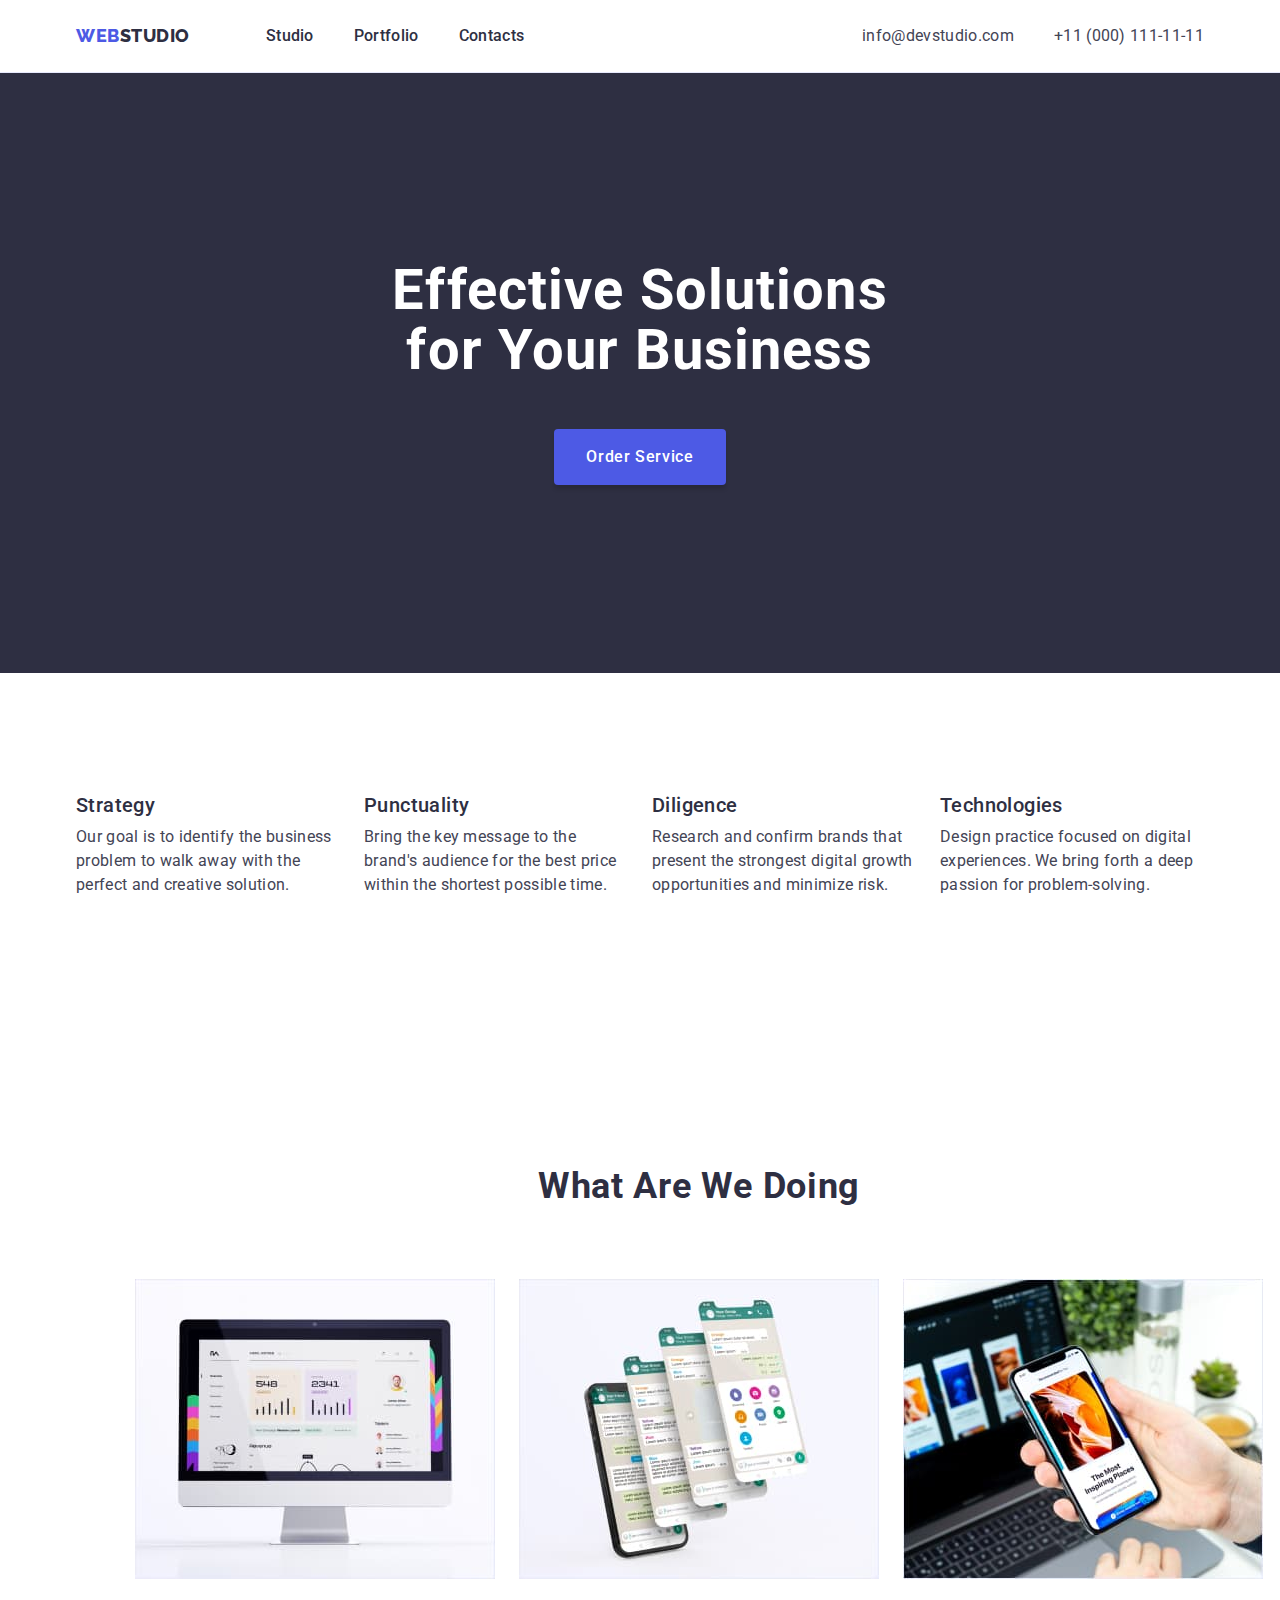
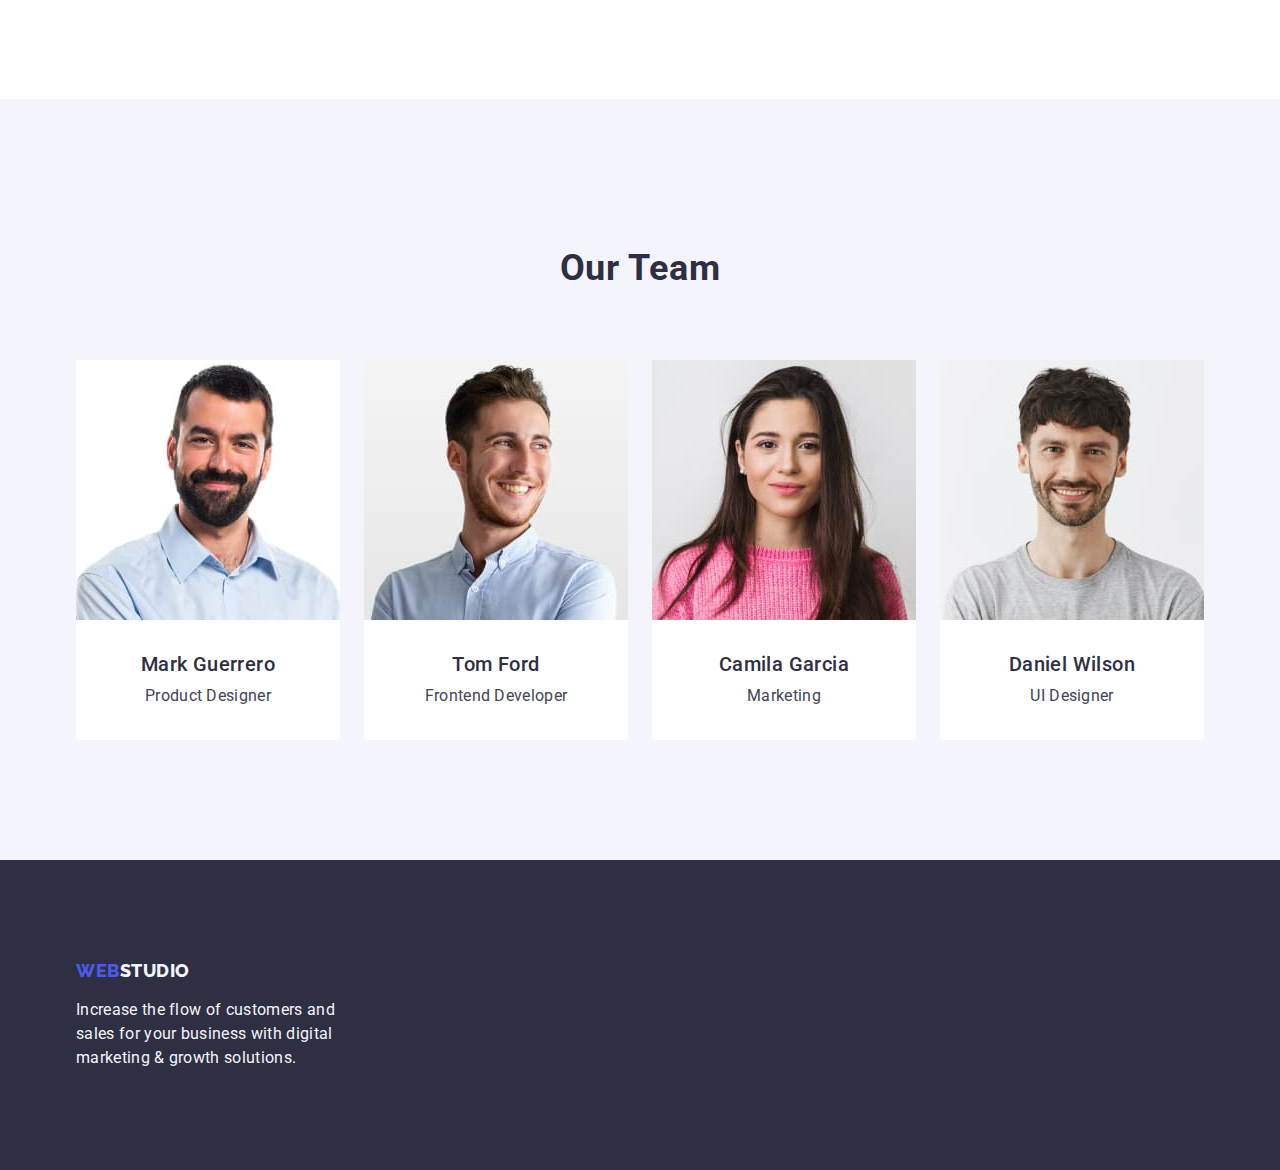
<file: index.html>
<!DOCTYPE html>
<html lang="en">
  <head>
    <link
      rel="stylesheet"
      href="https://cdnjs.cloudflare.com/ajax/libs/modern-normalize/2.0.0/modern-normalize.min.css"
    />
    <meta charset="UTF-8" />
    <meta name="viewport" content="width=device-width, initial-scale=1.0" />
    <title>Document</title>
    <link href="./css/styles.css" rel="stylesheet" />

    <link rel="preconnect" href="https://fonts.googleapis.com" />
    <link rel="preconnect" href="https://fonts.gstatic.com" crossorigin />
    <link
      href="https://fonts.googleapis.com/css2?family=Raleway:wght@800&family=Roboto:wght@400;500;700;900&display=swap"
      rel="stylesheet"
    />
  </head>

  <body>
    <header class="header">
      <div class="container header-flex">
        <nav class="navigation">
          <a href="./index.html" class="logo-link link"
            >Web<span class="logo-studio">Studio</span></a
          >
          <ul class="list-navigation">
            <li>
              <a href="./index.html" class="link link-menu">Studio</a>
            </li>
            <li>
              <a href="./portfolio.html" class="link link-menu">Portfolio</a>
            </li>
            <li><a href="" class="link link-menu">Contacts</a></li>
          </ul>
        </nav>
        <address class="address header-flex">
          <ul class="list list-address">
            <li>
              <a href="mailto:info@devstudio.com" class="link-contacts link"
                >info@devstudio.com</a
              >
            </li>
            <li>
              <a href="tel:+110001111111" class="link-contacts link"
                >+11 (000) 111-11-11</a
              >
            </li>
          </ul>
        </address>
      </div>
    </header>
    <main>
      <section class="section-heading">
        <div class="container">
          <h1 class="heading heading-flex">
            Effective Solutions for Your Business
          </h1>
          <button type="button" class="filter-button-main">
            Order Service
          </button>
        </div>
      </section>

      <section class="section-feature">
        <div class="container">
          <h2 class="visually-hidden">.</h2>
          <ul class="list list-feature">
            <li class="list-feature-calc">
              <h3 class="heading-third heading-third-feature">Strategy</h3>
              <p class="paragraph">
                Our goal is to identify the business problem to walk away with
                the perfect and creative solution.
              </p>
            </li>
            <li class="list-feature-calc">
              <h3 class="heading-third heading-third-feature">Punctuality</h3>
              <p class="paragraph">
                Bring the key message to the brand's audience for the best price
                within the shortest possible time.
              </p>
            </li>
            <li class="list-feature-calc">
              <h3 class="heading-third heading-third-feature">Diligence</h3>
              <p class="paragraph">
                Research and confirm brands that present the strongest digital
                growth opportunities and minimize risk.
              </p>
            </li>
            <li class="list-feature-calc">
              <h3 class="heading-third heading-third-feature">Technologies</h3>
              <p class="paragraph">
                Design practice focused on digital experiences. We bring forth a
                deep passion for problem-solving.
              </p>
            </li>
          </ul>
        </div>
      </section>
      <section class="section">
        <div class="container">
          <h2 class="heading-second">What are we doing</h2>
          <ul class="list heading-second-lists">
            <li class="heading-second-li">
              <img
                class="img"
                src="./images/img1.jpg"
                alt="computer monitor showing website"
                width="360"
                height="300"
              />
            </li>
            <li class="heading-second-li">
              <img
                class="img"
                src="./images/img2.jpg"
                alt="a mobile with the application displayed and 3 additional screens floating above it"
                width="360"
                height="300"
              />
            </li>
            <li class="heading-second-li">
              <img
                class="img"
                src="./images/img3.jpg"
                alt="in the foreground you can see a hand holding a mobile with an open website, in the background you can see a laptop with the same website"
                width="360"
                height="300"
              />
            </li>
          </ul>
        </div>
      </section>
      <section class="section-team">
        <div class="container">
          <h2 class="heading-second heading-second-team">Our Team</h2>
          <ul class="list list-team">
            <li class="team team-width">
              <img
                class="img"
                src="./images/teamcard1.jpg"
                alt="man in a blue shirt with brown beard"
                width="264"
                height="260"
              />
              <div class="name-position">
                <h3 class="heading-third name">Mark Guerrero</h3>
                <p class="paragraph position">Product Designer</p>
              </div>
            </li>

            <li class="team team-width">
              <img
                class="img"
                src="./images/teamcard2.jpg"
                alt="man in a blue shirt with short stubble"
                width="264"
                height="260"
              />
              <div class="name-position">
                <h3 class="heading-third name">Tom Ford</h3>
                <p class="paragraph position">Frontend Developer</p>
              </div>
            </li>

            <li class="team team-width">
              <img
                class="img"
                src="./images/teamcard3.jpg"
                alt="women in pink sweater and long brown hair"
                width="264"
                height="260"
              />
              <div class="name-position">
                <h3 class="heading-third name">Camila Garcia</h3>
                <p class="paragraph position">Marketing</p>
              </div>
            </li>

            <li class="team team-width">
              <img
                class="img"
                src="./images/teamcard4.jpg"
                alt="man in a grey t-shirt with short stubble"
                width="264"
                height="260"
              />
              <div class="name-position">
                <h3 class="heading-third name">Daniel Wilson</h3>
                <p class="paragraph position">UI Designer</p>
              </div>
            </li>
          </ul>
        </div>
      </section>
    </main>

    <footer class="footer">
      <div class="container">
        <a href="./index.html" class="logo-link link link-footer"
          >Web<span class="logo-studio-footer">Studio</span></a
        >
        <p class="paragraph-footer">
          Increase the flow of customers and sales for your business with
          digital marketing & growth solutions.
        </p>
      </div>
    </footer>
  </body>
</html>
</file>
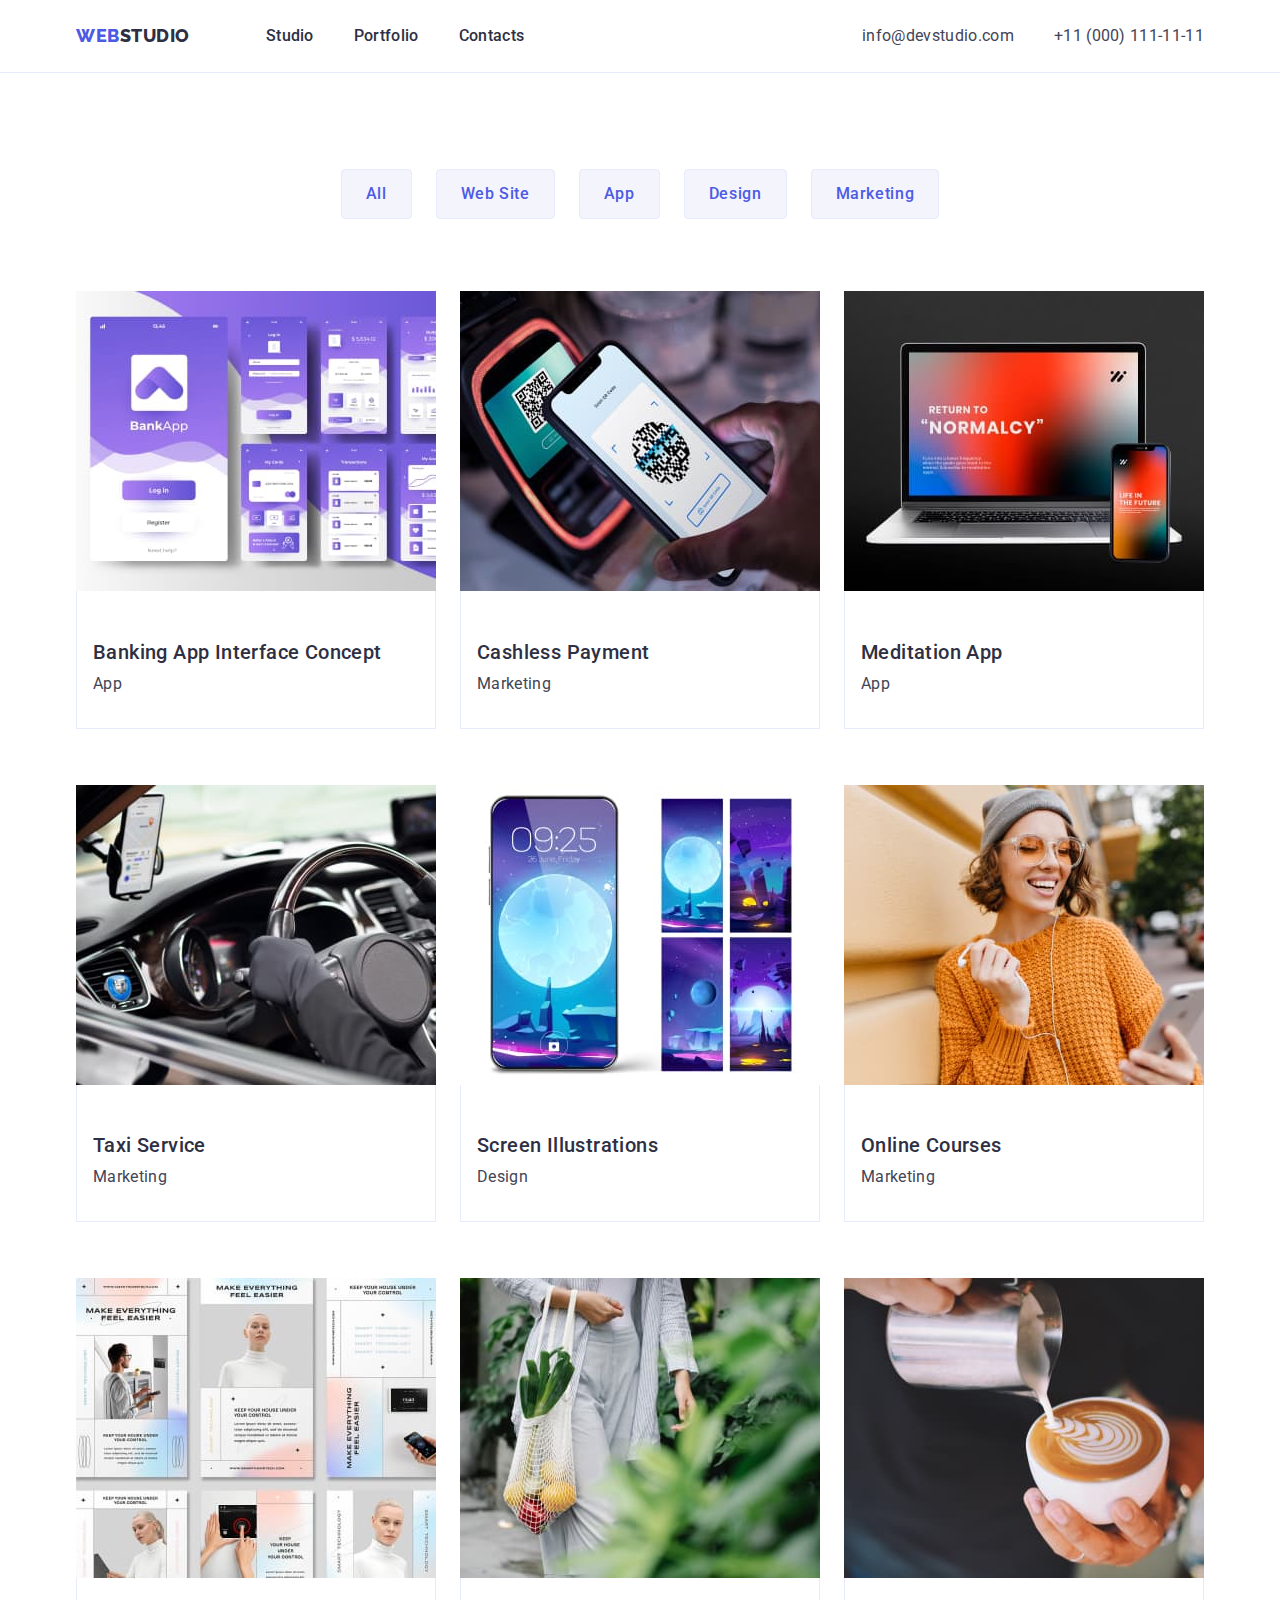
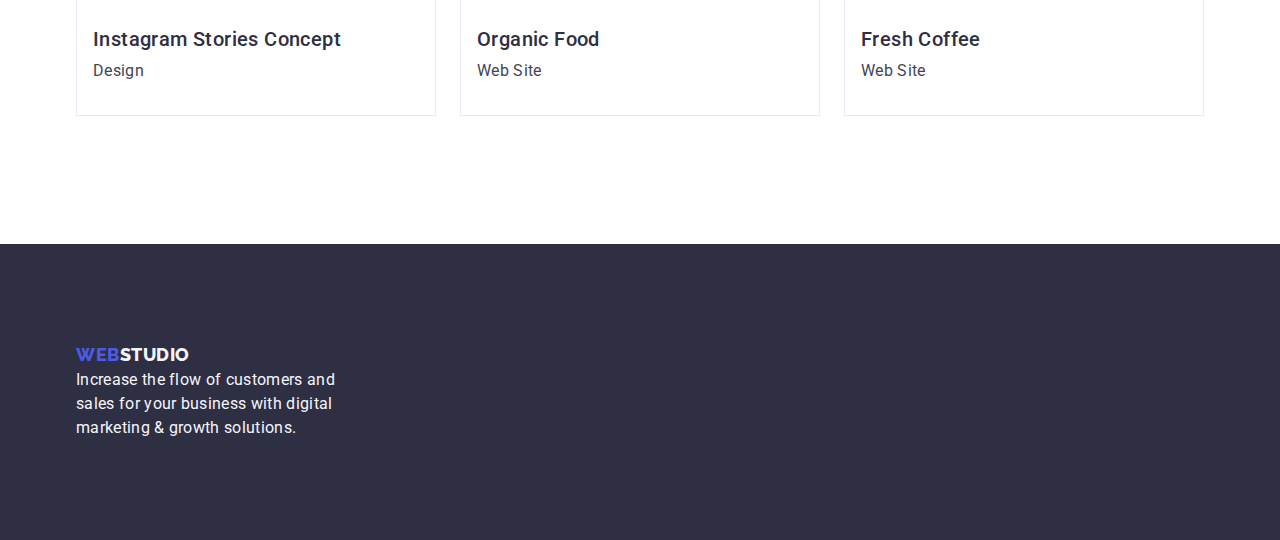
<file: portfolio.html>
<!DOCTYPE html>
<html lang="en">
  <head>
    <link
      rel="stylesheet"
      href="https://cdnjs.cloudflare.com/ajax/libs/modern-normalize/2.0.0/modern-normalize.min.css"
    />
    <meta charset="UTF-8" />
    <meta name="viewport" content="width=device-width, initial-scale=1.0" />
    <title>Portfolio</title>
    <link href="./css/styles.css" rel="stylesheet" />

    <link rel="preconnect" href="https://fonts.googleapis.com" />
    <link rel="preconnect" href="https://fonts.gstatic.com" crossorigin />
    <link
      href="https://fonts.googleapis.com/css2?family=Raleway:wght@800&family=Roboto:wght@400;500;700;900&display=swap"
      rel="stylesheet"
    />
  </head>

  <body>
    <header class="header">
      <div class="container header-flex">
        <nav class="navigation">
          <a href="./index.html" class="logo-link link"
            >Web<span class="logo-studio">Studio</span></a
          >

          <ul class="list-navigation">
            <li><a class="link link-menu" href="./index.html">Studio</a></li>
            <li>
              <a class="link link-menu" href="./portfolio.html">Portfolio</a>
            </li>
            <li><a class="link link-menu" href="">Contacts</a></li>
          </ul>
        </nav>
        <address class="address header-flex">
          <ul class="list list-address">
            <li>
              <a href="mailto:info@devstudio.com" class="link-contacts link"
                >info@devstudio.com</a
              >
            </li>
            <li>
              <a href="tel:+110001111111" class="link-contacts link"
                >+11 (000) 111-11-11</a
              >
            </li>
          </ul>
        </address>
      </div>
    </header>

    <main>
      <section class="section-portfolio">
        <div class="container">
          <h1 class="visually-hidden">.</h1>
          <ul class="list portfolio-menu">
            <li>
              <button type="button" class="filter-button portfolio-button">
                All
              </button>
            </li>
            <li>
              <button type="button" class="filter-button portfolio-button">
                Web Site
              </button>
            </li>
            <li>
              <button type="button" class="filter-button portfolio-button">
                App
              </button>
            </li>
            <li>
              <button type="button" class="filter-button portfolio-button">
                Design
              </button>
            </li>
            <li>
              <button type="button" class="filter-button portfolio-button">
                Marketing
              </button>
            </li>
          </ul>
          <ul class="list portfolio-images">
            <li class="portfolio-img">
              <a class="link" href="#">
                <img
                  class="img"
                  src="./images/bankingapp.jpg"
                  alt="layouts of banking app interface"
                  width="360"
                  height="300"
                />
                <div class="name-category">
                  <h2 class="title">Banking App Interface Concept</h2>
                  <p class="paragraph">App</p>
                </div>
              </a>
            </li>

            <li class="portfolio-img">
              <a class="link" href="#">
                <img
                  class="img"
                  src="./images/cashlesspayment.jpg"
                  alt="cashless payment by phone"
                  width="360"
                  height="300"
                />
                <div class="name-category">
                  <h2 class="title">Cashless Payment</h2>
                  <p class="paragraph">Marketing</p>
                </div>
              </a>
            </li>
            <li class="portfolio-img">
              <a class="link" href="#">
                <img
                  class="img"
                  src="./images/imgmeditationapp.jpg"
                  alt="laptop and phone with colorful meditation app on it"
                  width="360"
                  height="300"
                />
                <div class="name-category">
                  <h2 class="title">Meditation App</h2>
                  <p class="paragraph">App</p>
                </div>
              </a>
            </li>
            <li class="portfolio-img">
              <a class="link" href="#">
                <img
                  class="img"
                  src="./images/taxiservice.jpg"
                  alt="person holding steering wheel on black taxi"
                  width="360"
                  height="300"
                />
                <div class="name-category">
                  <h2 class="title">Taxi Service</h2>
                  <p class="paragraph">Marketing</p>
                </div>
              </a>
            </li>
            <li class="portfolio-img">
              <a class="link" href="#">
                <img
                  class="img"
                  src="./images/screenillustrations.jpg"
                  alt="phone with five examples of wallpapers with moon"
                  width="360"
                  height="300"
                />
                <div class="name-category">
                  <h2 class="title">Screen Illustrations</h2>
                  <p class="paragraph">Design</p>
                </div>
              </a>
            </li>
            <li class="portfolio-img">
              <a class="link" href="#">
                <img
                  class="img"
                  src="./images/onlinecourses.jpg"
                  alt="smiling women in orange sweater, grey hat and glasses that holding phone"
                  width="360"
                  height="300"
                />
                <div class="name-category">
                  <h2 class="title">Online Courses</h2>
                  <p class="paragraph">Marketing</p>
                </div>
              </a>
            </li>

            <li class="portfolio-img">
              <a class="link" href="#">
                <img
                  class="img"
                  src="./images/instagramstories.jpg"
                  alt="samples of Instagram stories concept "
                  width="360"
                  height="300"
                />
                <div class="name-category">
                  <h2 class="title">Instagram Stories Concept</h2>
                  <p class="paragraph">Design</p>
                </div>
              </a>
            </li>
            <li class="portfolio-img">
              <a class="link" href="#">
                <img
                  class="img"
                  src="./images/organicfood.jpg"
                  alt="women back from market holding bag with vegetables "
                  width="360"
                  height="300"
                />
                <div class="name-category">
                  <h2 class="title">Organic Food</h2>
                  <p class="paragraph">Web Site</p>
                </div>
              </a>
            </li>
            <li class="portfolio-img">
              <a class="link" href="#">
                <img
                  class="img"
                  src="./images/freshcoffee.jpg"
                  alt="barista making latte art"
                  width="360"
                  height="300"
                />
                <div class="name-category">
                  <h2 class="title">Fresh Coffee</h2>
                  <p class="paragraph">Web Site</p>
                </div>
              </a>
            </li>
          </ul>
        </div>
      </section>
    </main>

    <footer class="footer">
      <div class="container">
        <a href="./index.html" class="logo-link link"
          >Web<span class="logo-studio-footer">Studio</span></a
        >
        <p class="paragraph-footer">
          Increase the flow of customers and sales for your business with
          digital marketing & growth solutions.
        </p>
      </div>
    </footer>
  </body>
</html>
</file>
<file: css/styles.css>
:root {
  --text: #434455;
  --light: #f4f4fd;
  --primary-brand: #4d5ae5;
  --pressed-state: #404bbf;
  --white-background: #fff;
  --dark: #2e2f42;
  --success: #31d0aa;
  --subtle-text: #8e8f99;
  --accent: #e7e9fc;
  --modal-overlay: #2e2f4266;
  --hero-background: #2e2f42b2;
  --modal-background: #fcfcfc;
}

body {
  font-family: "Roboto", sans-serif;
  background-color: var(--white-background);
  color: var(--text);
  font-size: 16px;
  font-weight: 500;
  line-height: 1.5;
  letter-spacing: 0.02em;
}

.list-navigation {
  list-style: none;
  margin: 0;
  padding-left: 0;
  display: flex;
  gap: 40px;
}

.list {
  list-style: none;
  margin: 0;
  padding-left: 0;
}
.link {
  text-decoration: none;
  color: var(--dark);
}

.list-feature {
  display: flex;
  gap: 24px;
}
.list-feature-calc {
  flex-basis: calc((100% - 72px) / 4);
  margin: 0px;
  padding: 0px;
}
.link-contacts {
  font-weight: 400;
  color: var(--text);
  display: inline-block;
}

.link:hover,
.link:focus {
  color: var(--pressed-state);
}
.logo-link {
  font-family: Raleway, sans-serif;
  font-size: 18px;
  color: var(--primary-brand);
  font-weight: 800;
  line-height: 1.17;
  letter-spacing: 0.03em;
  text-transform: uppercase;
  text-decoration: none;
  margin-right: 76px;
}
.logo-studio {
  color: var(--dark);
}

.logo-studio-footer {
  font-family: Raleway, sans-serif;
  font-size: 18px;
  color: var(--light);
  font-weight: 800;
  line-height: 1.17;
  letter-spacing: 0.03em;
  text-transform: uppercase;
  text-decoration: none;
}
.filter-button {
  background: var(--light);
  color: var(--primary-brand);
  font-weight: 500;
  font-size: 16px;
  line-height: 1.5;
  letter-spacing: 0.04em;
  cursor: pointer;
  font-family: inherit;
  border-radius: 4px;
  border: none;
}
.filter-button-main {
  font-weight: 500;
  font-size: 16px;
  line-height: 1.5;
  letter-spacing: 0.04em;
  background-color: var(--primary-brand);
  color: var(--white-background);
  font-family: "Roboto", sans-serif;
  cursor: pointer;
  display: block;
  padding: 16px 32px;
  align-items: flex-start;
  gap: 10px;
  border-radius: 4px;
  box-shadow: 0px 4px 4px 0px rgba(0, 0, 0, 0.15);
  border: none;
  min-width: 169px;
  margin: 0 auto;
}

.filter-button:hover,
.filter-button:focus,
.filter-button-main:focus,
.filter-button-main:hover {
  background: var(--pressed-state);
  color: var(--white-background);
  border: 1px solid transparent;
}
.footer {
  background-color: var(--dark);
  color: var(--light);
  padding: 100px 0;
}
.title {
  font-size: 20px;
  font-weight: 500;
  line-height: 1.2;
  letter-spacing: 0.02em;
  color: var(--dark);
  margin-bottom: 8px;
}
.paragraph {
  font-weight: 400;
  font-size: 16px;
  color: var(--text);
  margin: 0;
}

.paragraph-footer {
  color: var(--light);
  font-weight: 400;
  margin: 0;
  max-width: 264px;
}
.heading {
  font-size: 56px;
  font-weight: 700;
  letter-spacing: 1.12px;
  color: var(--white-background);
  line-height: 1.07;
  text-align: center;
  width: 496px;
  margin: 0 auto 48px auto;
}
.heading-third {
  font-size: 20px;
  letter-spacing: 0.02em;
  font-weight: 500;
  line-height: 1.2;
  color: var(--dark);
  margin: 0;
}

.heading-second {
  font-size: 36px;
  line-height: 1.11;
  font-weight: 700;
  letter-spacing: 0.02em;
  text-transform: capitalize;
  text-align: center;
  color: var(--dark);
  margin-bottom: 72px;
}
.heading-flex {
  justify-content: center;
  max-width: 496px;
}
.section {
  padding: 120px;
}
.section-team {
  background-color: var(--light);
  padding-top: 120px;
  padding-bottom: 120px;
}
.section-heading {
  background-color: var(--dark);
  padding: 188px 0;
  display: block;
  column-gap: 48px;
}
.team {
  background-color: var(--white-background);
  border-radius: 0px 0px 4px 4px;
  width: calc((100%-72px) / 4);
  margin: 0px;
  padding: 0px;
}
.address {
  font-style: normal;
}
.container {
  width: 1158px;
  padding: 0 15px 0 15px;
  margin: auto;
}
.header {
  border-bottom: 1px solid var(--accent);
}

.img {
  display: block;
  max-width: 100%;
  height: auto;
}
.visually-hidden {
  position: absolute;
  width: 1px;
  height: 1px;
  margin: -1px;
  border: 0;
  padding: 0;
  white-space: nowrap;
  clip-path: inset(100%);
  clip: rect(0 0 0 0);
  overflow: hidden;
}
.navigation {
  display: flex;
  align-items: center;
}
.link-menu {
  padding: 24px 0 24px 0;
  display: inline-block;
}
.list-address {
  display: flex;
  gap: 40px;
  justify-content: flex-end;
  padding: 24px 0px 24px 0px;
}
.header-flex {
  display: flex;
  justify-content: space-between;
}
.section-feature {
  padding: 120px 0;
}

.heading-third-feature {
  margin-bottom: 8px;
}
.heading-second-lists {
  display: flex;
  gap: 24px;
}
.heading-second-li {
  width: calc((100% - 48px) / 3);
  margin: 0px;
  padding: 0px;
}
.heading-second-team {
  margin-bottom: 72px;
}
.list-team {
  display: flex;
  gap: 24px;
}
.team-width {
  width: calc((100% - 72px) / 4);
  margin: 0px;
  padding: 0px;
}
.name-position {
  padding: 32px 0px;
}
.name {
  text-align: center;
  margin-bottom: 8px;
}
.position {
  text-align: center;
}
.link-footer {
  display: inline-block;
  margin-bottom: 16px;
}
.section-portfolio {
  padding-top: 96px;
  padding-bottom: 120px;
}
.portfolio-menu {
  display: flex;
  justify-content: center;
  gap: 24px;
  margin-bottom: 72px;
}
.portfolio-button {
  padding: 12px 24px;
  border: 1px solid var(--accent);
  border-radius: 4px;
}
.portfolio-images {
  display: flex;
  flex-wrap: wrap;
  column-gap: 24px;
  row-gap: 48px;
}

.portfolio-img {
  width: calc((100% - 48px) / 3);
  margin: 0px;
  padding: 0px;
}
.name-category {
  padding: 32px 16px;
  border: 1px solid var(--accent);
  border-top: none;
  margin-bottom: 8px;
}
</file>
